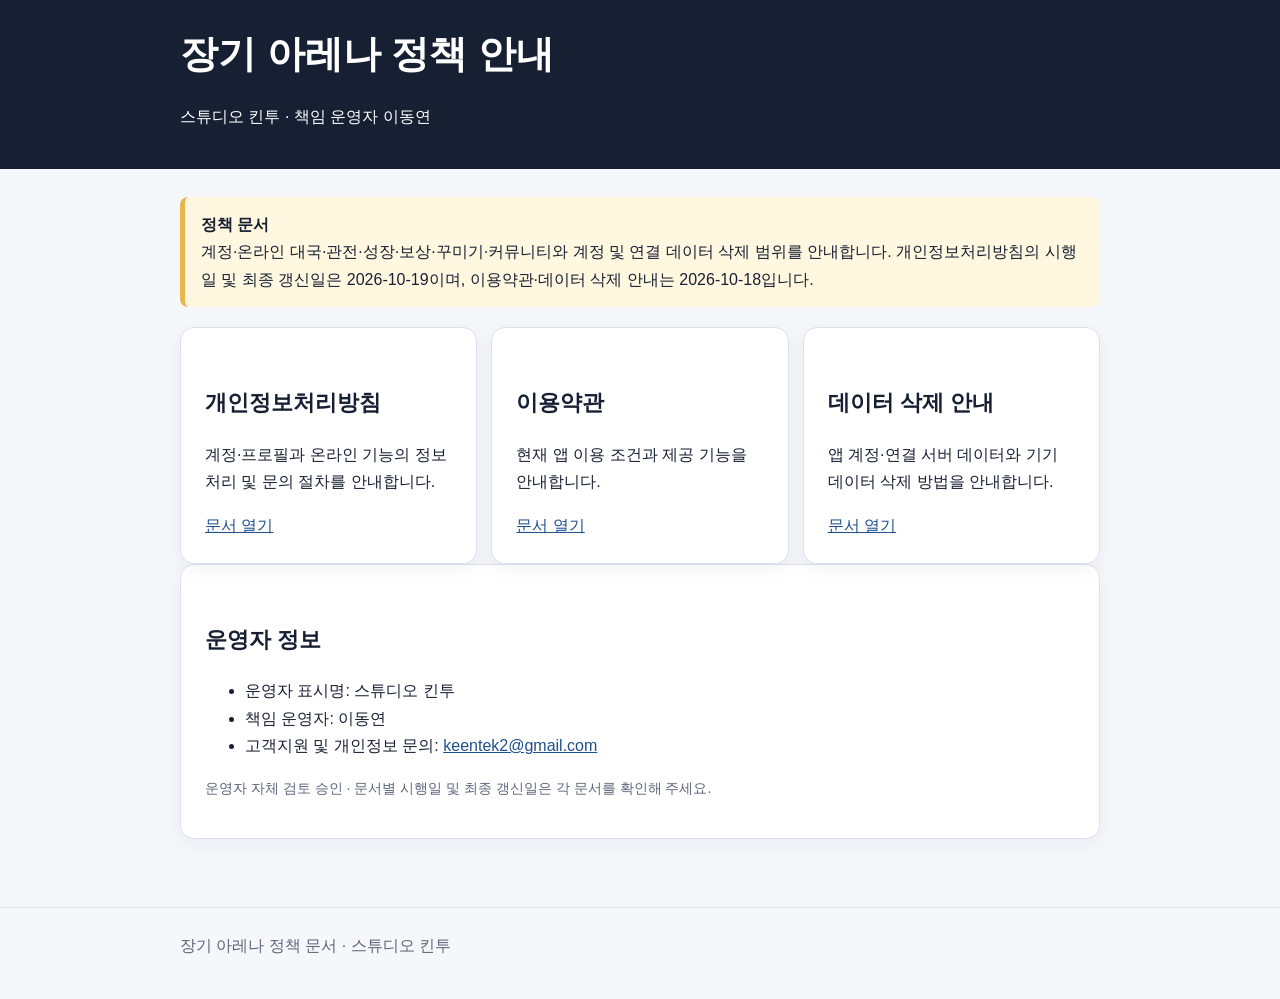
<file: index.html>
<!doctype html><html lang="ko"><head><meta charset="utf-8"><meta name="viewport" content="width=device-width,initial-scale=1"><title>장기 아레나 정책 안내</title><meta name="description" content="장기난투 계정·온라인 기능·데이터 삭제 정책 문서"><link rel="stylesheet" href="assets/style.css"></head><body><header><div class="inner"><h1>장기 아레나 정책 안내</h1><p>스튜디오 킨투 · 책임 운영자 이동연</p></div></header><main><div class="notice"><strong>정책 문서</strong><br>계정·온라인 대국·관전·성장·보상·꾸미기·커뮤니티와 계정 및 연결 데이터 삭제 범위를 안내합니다. 개인정보처리방침의 시행일 및 최종 갱신일은 2026-10-19이며, 이용약관·데이터 삭제 안내는 2026-10-18입니다.</div><section class="cards"><div class="card"><h2>개인정보처리방침</h2><p>계정·프로필과 온라인 기능의 정보 처리 및 문의 절차를 안내합니다.</p><a href="privacy-policy/">문서 열기</a></div><div class="card"><h2>이용약관</h2><p>현재 앱 이용 조건과 제공 기능을 안내합니다.</p><a href="terms/">문서 열기</a></div><div class="card"><h2>데이터 삭제 안내</h2><p>앱 계정·연결 서버 데이터와 기기 데이터 삭제 방법을 안내합니다.</p><a href="data-deletion/">문서 열기</a></div></section><article><h2>운영자 정보</h2><ul><li>운영자 표시명: 스튜디오 킨투</li><li>책임 운영자: 이동연</li><li>고객지원 및 개인정보 문의: <a href="mailto:keentek2@gmail.com">keentek2@gmail.com</a></li></ul><p class="meta">운영자 자체 검토 승인 · 문서별 시행일 및 최종 갱신일은 각 문서를 확인해 주세요.</p></article></main><footer><div class="inner">장기 아레나 정책 문서 · 스튜디오 킨투</div></footer></body></html>
</file>
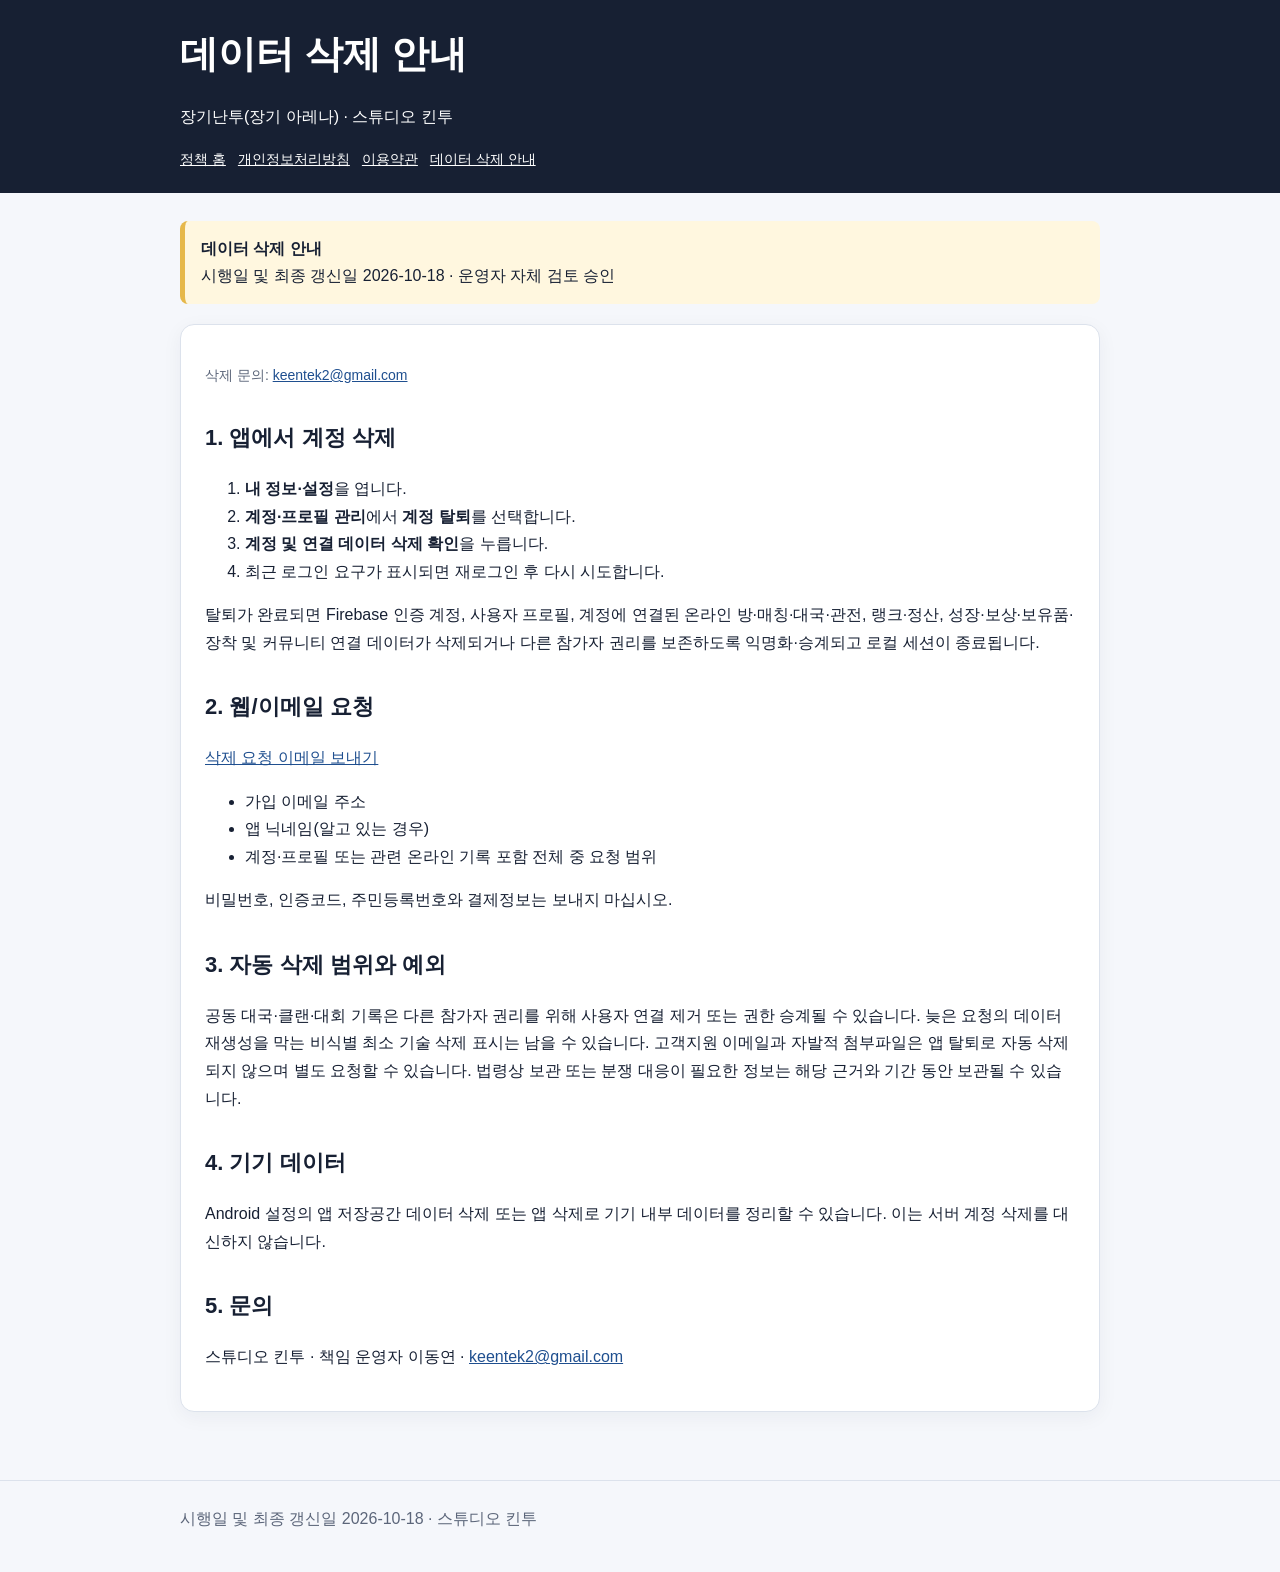
<file: data-deletion/index.html>
<!doctype html>
<html lang="ko"><head><meta charset="utf-8"><meta name="viewport" content="width=device-width,initial-scale=1"><title>데이터 삭제 안내 | 장기난투</title><meta name="description" content="장기난투 계정 및 연결 데이터 삭제 안내"><link rel="stylesheet" href="../assets/style.css"></head>
<body><header><div class="inner"><h1>데이터 삭제 안내</h1><p>장기난투(장기 아레나) · 스튜디오 킨투</p><nav aria-label="정책 페이지"><a href="../">정책 홈</a><a href="../privacy-policy/">개인정보처리방침</a><a href="../terms/">이용약관</a><a href="../data-deletion/">데이터 삭제 안내</a></nav></div></header>
<main><div class="notice"><strong>데이터 삭제 안내</strong><br>시행일 및 최종 갱신일 2026-10-18 · 운영자 자체 검토 승인</div><article><p class="meta">삭제 문의: <a href="mailto:keentek2@gmail.com">keentek2@gmail.com</a></p>
<h2>1. 앱에서 계정 삭제</h2><ol><li><strong>내 정보·설정</strong>을 엽니다.</li><li><strong>계정·프로필 관리</strong>에서 <strong>계정 탈퇴</strong>를 선택합니다.</li><li><strong>계정 및 연결 데이터 삭제 확인</strong>을 누릅니다.</li><li>최근 로그인 요구가 표시되면 재로그인 후 다시 시도합니다.</li></ol><p>탈퇴가 완료되면 Firebase 인증 계정, 사용자 프로필, 계정에 연결된 온라인 방·매칭·대국·관전, 랭크·정산, 성장·보상·보유품·장착 및 커뮤니티 연결 데이터가 삭제되거나 다른 참가자 권리를 보존하도록 익명화·승계되고 로컬 세션이 종료됩니다.</p>
<h2>2. 웹/이메일 요청</h2><p><a href="mailto:keentek2@gmail.com?subject=장기난투%20계정%20및%20데이터%20삭제%20요청">삭제 요청 이메일 보내기</a></p><ul><li>가입 이메일 주소</li><li>앱 닉네임(알고 있는 경우)</li><li>계정·프로필 또는 관련 온라인 기록 포함 전체 중 요청 범위</li></ul><p>비밀번호, 인증코드, 주민등록번호와 결제정보는 보내지 마십시오.</p>
<h2>3. 자동 삭제 범위와 예외</h2><p>공동 대국·클랜·대회 기록은 다른 참가자 권리를 위해 사용자 연결 제거 또는 권한 승계될 수 있습니다. 늦은 요청의 데이터 재생성을 막는 비식별 최소 기술 삭제 표시는 남을 수 있습니다. 고객지원 이메일과 자발적 첨부파일은 앱 탈퇴로 자동 삭제되지 않으며 별도 요청할 수 있습니다. 법령상 보관 또는 분쟁 대응이 필요한 정보는 해당 근거와 기간 동안 보관될 수 있습니다.</p>
<h2>4. 기기 데이터</h2><p>Android 설정의 앱 저장공간 데이터 삭제 또는 앱 삭제로 기기 내부 데이터를 정리할 수 있습니다. 이는 서버 계정 삭제를 대신하지 않습니다.</p>
<h2>5. 문의</h2><p>스튜디오 킨투 · 책임 운영자 이동연 · <a href="mailto:keentek2@gmail.com">keentek2@gmail.com</a></p></article></main><footer><div class="inner">시행일 및 최종 갱신일 2026-10-18 · 스튜디오 킨투</div></footer></body></html>
</file>
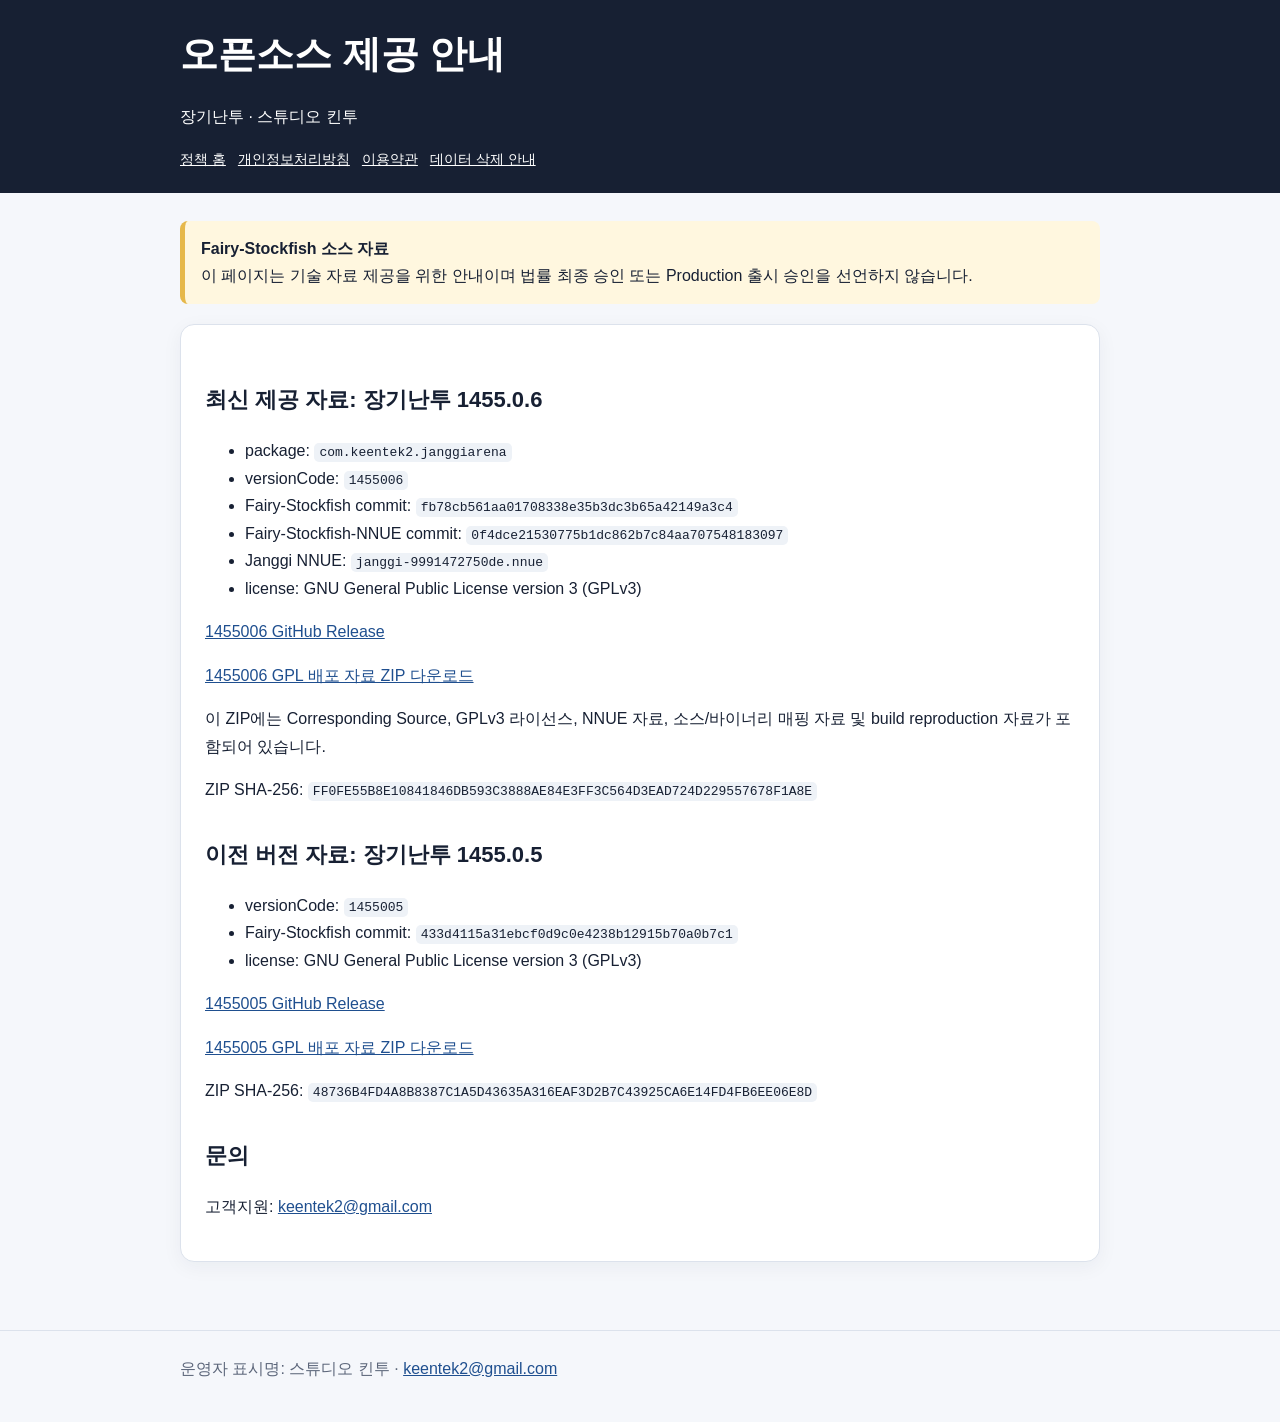
<file: open-source/index.html>
<!doctype html>
<html lang="ko">
<head>
  <meta charset="utf-8">
  <meta name="viewport" content="width=device-width,initial-scale=1">
  <title>오픈소스 제공 안내 | 장기난투</title>
  <meta name="description" content="장기난투 Fairy-Stockfish Corresponding Source 제공 안내">
  <link rel="stylesheet" href="../assets/style.css">
</head>
<body>
  <header><div class="inner">
    <h1>오픈소스 제공 안내</h1>
    <p>장기난투 · 스튜디오 킨투</p>
    <nav aria-label="정책 페이지"><a href="../">정책 홈</a><a href="../privacy-policy/">개인정보처리방침</a><a href="../terms/">이용약관</a><a href="../data-deletion/">데이터 삭제 안내</a></nav>
  </div></header>
  <main>
    <div class="notice"><strong>Fairy-Stockfish 소스 자료</strong><br>이 페이지는 기술 자료 제공을 위한 안내이며 법률 최종 승인 또는 Production 출시 승인을 선언하지 않습니다.</div>
    <article>
      <h2>최신 제공 자료: 장기난투 1455.0.6</h2>
      <ul>
        <li>package: <code>com.keentek2.janggiarena</code></li>
        <li>versionCode: <code>1455006</code></li>
        <li>Fairy-Stockfish commit: <code>fb78cb561aa01708338e35b3dc3b65a42149a3c4</code></li>
        <li>Fairy-Stockfish-NNUE commit: <code>0f4dce21530775b1dc862b7c84aa707548183097</code></li>
        <li>Janggi NNUE: <code>janggi-9991472750de.nnue</code></li>
        <li>license: GNU General Public License version 3 (GPLv3)</li>
      </ul>
      <p><a href="https://github.com/tekeen2/janggi-arena/releases/tag/janggi-arena-1455006-engine-source">1455006 GitHub Release</a></p>
      <p><a href="https://github.com/tekeen2/janggi-arena/releases/download/janggi-arena-1455006-engine-source/JANGGI_ARENA_FIX86AV_GPL_DISTRIBUTION_PACKAGE_1455006.zip">1455006 GPL 배포 자료 ZIP 다운로드</a></p>
      <p>이 ZIP에는 Corresponding Source, GPLv3 라이선스, NNUE 자료, 소스/바이너리 매핑 자료 및 build reproduction 자료가 포함되어 있습니다.</p>
      <p>ZIP SHA-256: <code>FF0FE55B8E10841846DB593C3888AE84E3FF3C564D3EAD724D229557678F1A8E</code></p>

      <h2>이전 버전 자료: 장기난투 1455.0.5</h2>
      <ul>
        <li>versionCode: <code>1455005</code></li>
        <li>Fairy-Stockfish commit: <code>433d4115a31ebcf0d9c0e4238b12915b70a0b7c1</code></li>
        <li>license: GNU General Public License version 3 (GPLv3)</li>
      </ul>
      <p><a href="https://github.com/tekeen2/janggi-arena/releases/tag/janggi-arena-1455005-engine-source">1455005 GitHub Release</a></p>
      <p><a href="https://github.com/tekeen2/janggi-arena/releases/download/janggi-arena-1455005-engine-source/JANGGI_ARENA_FIX86AP_GPL_DISTRIBUTION_PACKAGE_1455005.zip">1455005 GPL 배포 자료 ZIP 다운로드</a></p>
      <p>ZIP SHA-256: <code>48736B4FD4A8B8387C1A5D43635A316EAF3D2B7C43925CA6E14FD4FB6EE06E8D</code></p>

      <h2>문의</h2>
      <p>고객지원: <a href="mailto:keentek2@gmail.com">keentek2@gmail.com</a></p>
    </article>
  </main>
  <footer><div class="inner">운영자 표시명: 스튜디오 킨투 · <a href="mailto:keentek2@gmail.com">keentek2@gmail.com</a></div></footer>
</body>
</html>
</file>
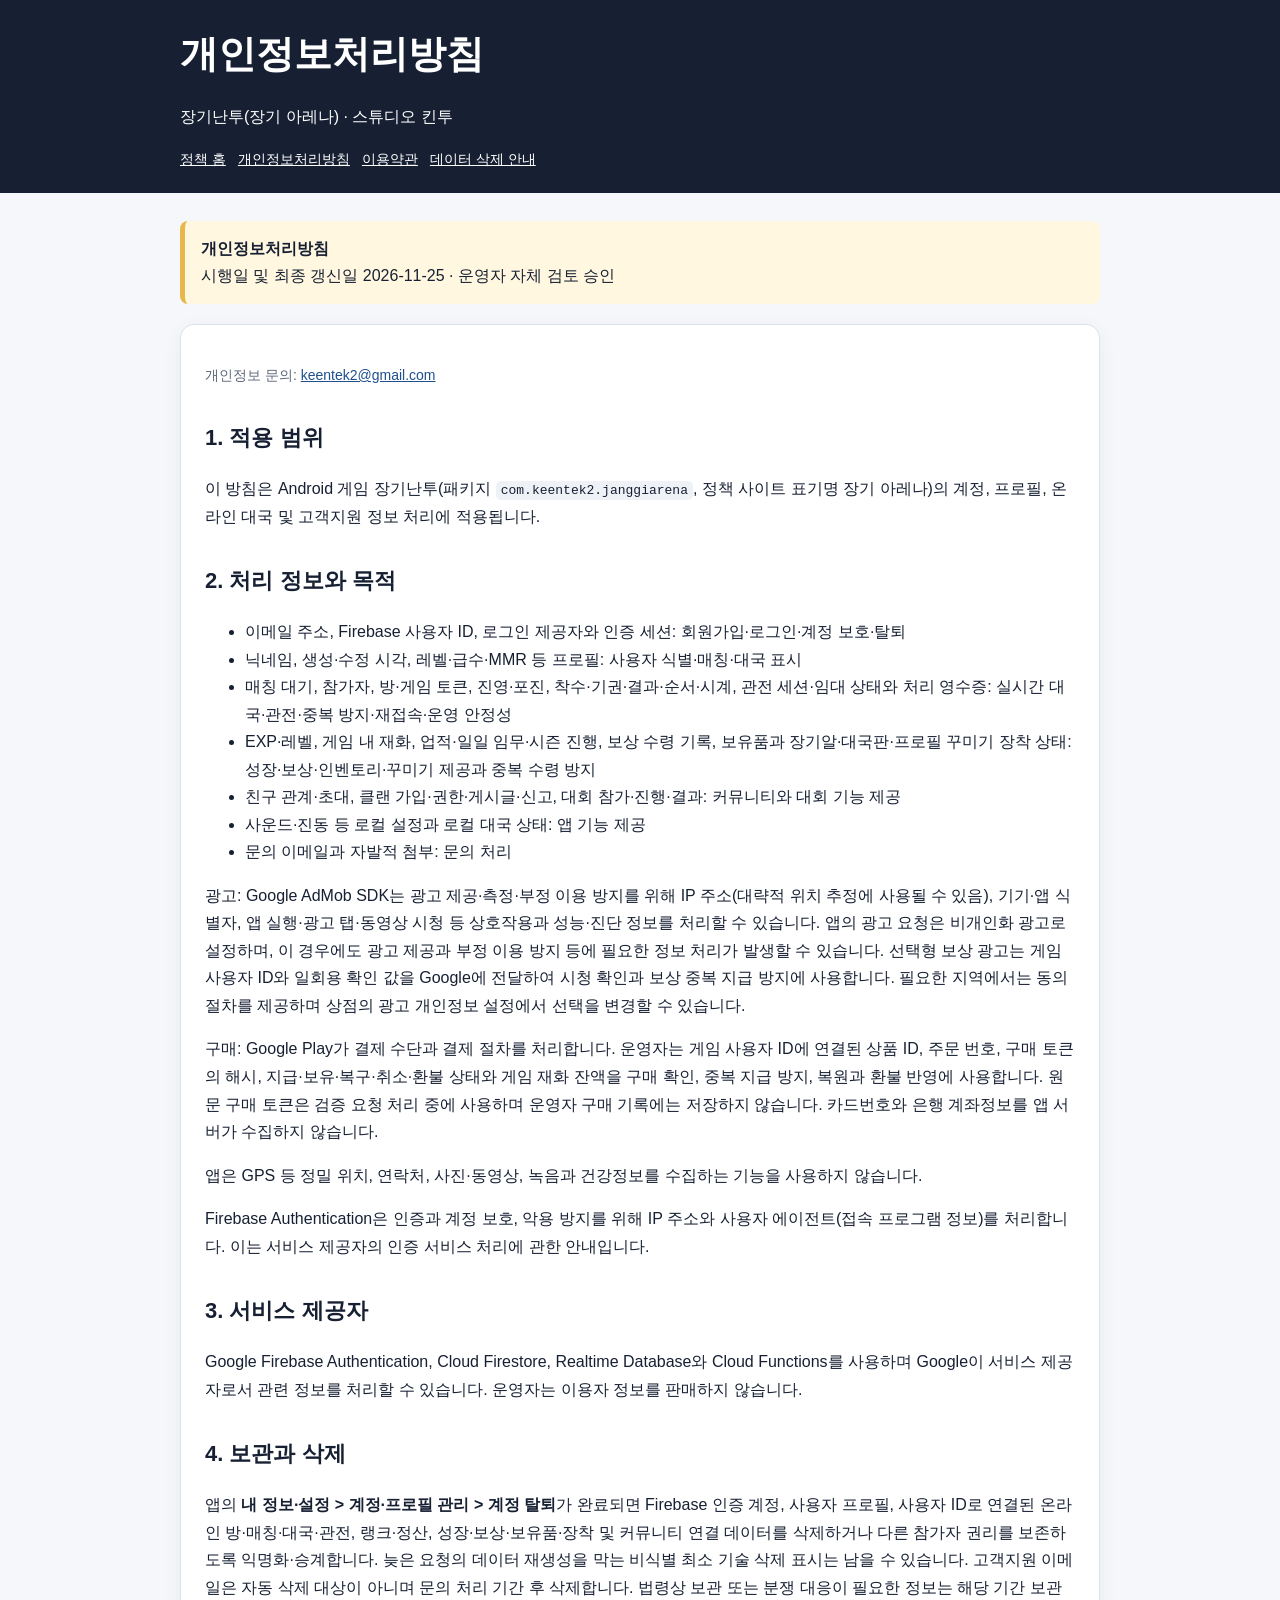
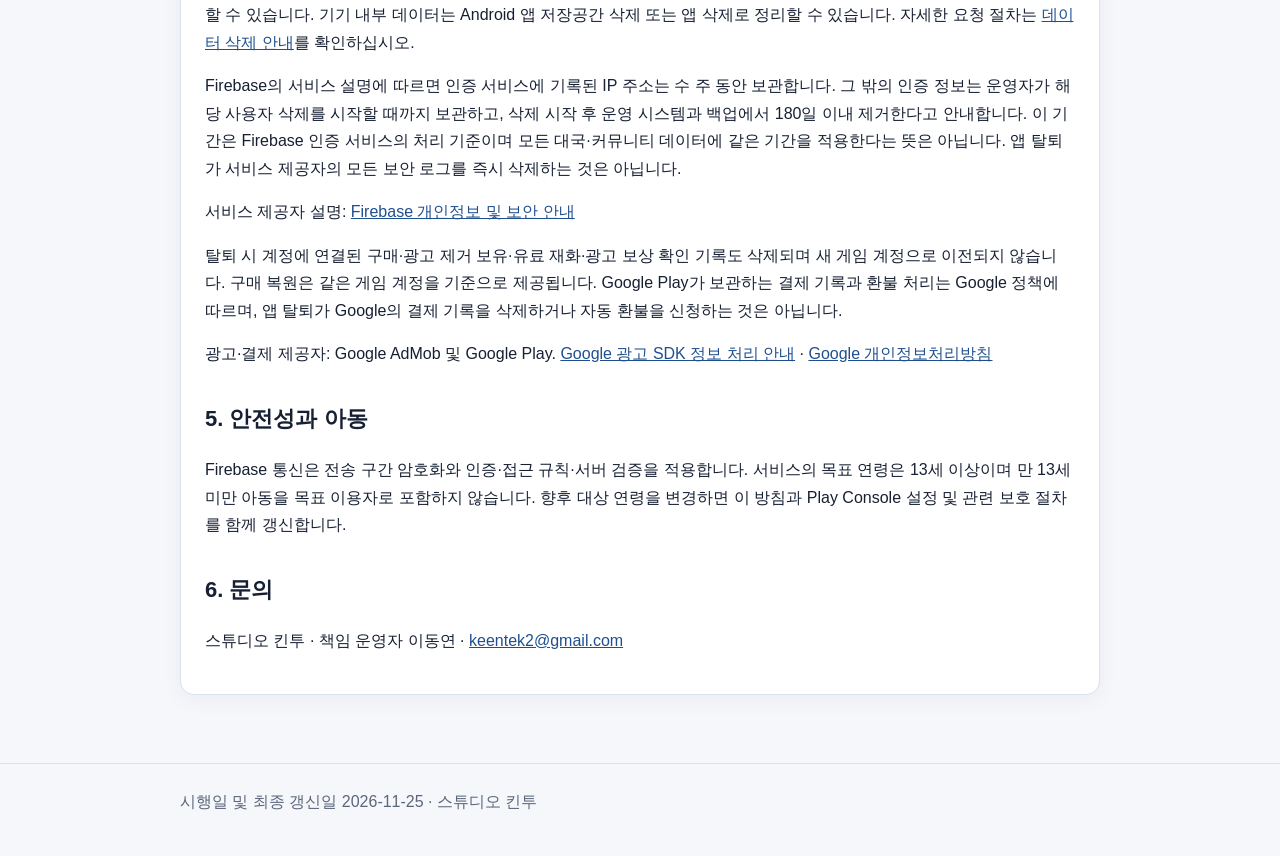
<file: privacy-policy/index.html>
<!doctype html>
<html lang="ko"><head><meta charset="utf-8"><meta name="viewport" content="width=device-width,initial-scale=1"><title>개인정보처리방침 | 장기난투</title><meta name="description" content="장기난투 개인정보처리방침"><link rel="stylesheet" href="../assets/style.css"></head>
<body><header><div class="inner"><h1>개인정보처리방침</h1><p>장기난투(장기 아레나) · 스튜디오 킨투</p><nav aria-label="정책 페이지"><a href="../">정책 홈</a><a href="../privacy-policy/">개인정보처리방침</a><a href="../terms/">이용약관</a><a href="../data-deletion/">데이터 삭제 안내</a></nav></div></header>
<main><div class="notice"><strong>개인정보처리방침</strong><br>시행일 및 최종 갱신일 2026-11-25 · 운영자 자체 검토 승인</div><article>
<p class="meta">개인정보 문의: <a href="mailto:keentek2@gmail.com">keentek2@gmail.com</a></p>
<h2>1. 적용 범위</h2><p>이 방침은 Android 게임 장기난투(패키지 <code>com.keentek2.janggiarena</code>, 정책 사이트 표기명 장기 아레나)의 계정, 프로필, 온라인 대국 및 고객지원 정보 처리에 적용됩니다.</p>
<h2>2. 처리 정보와 목적</h2><ul><li>이메일 주소, Firebase 사용자 ID, 로그인 제공자와 인증 세션: 회원가입·로그인·계정 보호·탈퇴</li><li>닉네임, 생성·수정 시각, 레벨·급수·MMR 등 프로필: 사용자 식별·매칭·대국 표시</li><li>매칭 대기, 참가자, 방·게임 토큰, 진영·포진, 착수·기권·결과·순서·시계, 관전 세션·임대 상태와 처리 영수증: 실시간 대국·관전·중복 방지·재접속·운영 안정성</li><li>EXP·레벨, 게임 내 재화, 업적·일일 임무·시즌 진행, 보상 수령 기록, 보유품과 장기알·대국판·프로필 꾸미기 장착 상태: 성장·보상·인벤토리·꾸미기 제공과 중복 수령 방지</li><li>친구 관계·초대, 클랜 가입·권한·게시글·신고, 대회 참가·진행·결과: 커뮤니티와 대회 기능 제공</li><li>사운드·진동 등 로컬 설정과 로컬 대국 상태: 앱 기능 제공</li><li>문의 이메일과 자발적 첨부: 문의 처리</li></ul><p>광고: Google AdMob SDK는 광고 제공·측정·부정 이용 방지를 위해 IP 주소(대략적 위치 추정에 사용될 수 있음), 기기·앱 식별자, 앱 실행·광고 탭·동영상 시청 등 상호작용과 성능·진단 정보를 처리할 수 있습니다. 앱의 광고 요청은 비개인화 광고로 설정하며, 이 경우에도 광고 제공과 부정 이용 방지 등에 필요한 정보 처리가 발생할 수 있습니다. 선택형 보상 광고는 게임 사용자 ID와 일회용 확인 값을 Google에 전달하여 시청 확인과 보상 중복 지급 방지에 사용합니다. 필요한 지역에서는 동의 절차를 제공하며 상점의 광고 개인정보 설정에서 선택을 변경할 수 있습니다.</p><p>구매: Google Play가 결제 수단과 결제 절차를 처리합니다. 운영자는 게임 사용자 ID에 연결된 상품 ID, 주문 번호, 구매 토큰의 해시, 지급·보유·복구·취소·환불 상태와 게임 재화 잔액을 구매 확인, 중복 지급 방지, 복원과 환불 반영에 사용합니다. 원문 구매 토큰은 검증 요청 처리 중에 사용하며 운영자 구매 기록에는 저장하지 않습니다. 카드번호와 은행 계좌정보를 앱 서버가 수집하지 않습니다.</p><p>앱은 GPS 등 정밀 위치, 연락처, 사진·동영상, 녹음과 건강정보를 수집하는 기능을 사용하지 않습니다.</p>
<p>Firebase Authentication은 인증과 계정 보호, 악용 방지를 위해 IP 주소와 사용자 에이전트(접속 프로그램 정보)를 처리합니다. 이는 서비스 제공자의 인증 서비스 처리에 관한 안내입니다.</p>
<h2>3. 서비스 제공자</h2><p>Google Firebase Authentication, Cloud Firestore, Realtime Database와 Cloud Functions를 사용하며 Google이 서비스 제공자로서 관련 정보를 처리할 수 있습니다. 운영자는 이용자 정보를 판매하지 않습니다.</p>
<h2>4. 보관과 삭제</h2><p>앱의 <strong>내 정보·설정 &gt; 계정·프로필 관리 &gt; 계정 탈퇴</strong>가 완료되면 Firebase 인증 계정, 사용자 프로필, 사용자 ID로 연결된 온라인 방·매칭·대국·관전, 랭크·정산, 성장·보상·보유품·장착 및 커뮤니티 연결 데이터를 삭제하거나 다른 참가자 권리를 보존하도록 익명화·승계합니다. 늦은 요청의 데이터 재생성을 막는 비식별 최소 기술 삭제 표시는 남을 수 있습니다. 고객지원 이메일은 자동 삭제 대상이 아니며 문의 처리 기간 후 삭제합니다. 법령상 보관 또는 분쟁 대응이 필요한 정보는 해당 기간 보관할 수 있습니다. 기기 내부 데이터는 Android 앱 저장공간 삭제 또는 앱 삭제로 정리할 수 있습니다. 자세한 요청 절차는 <a href="../data-deletion/">데이터 삭제 안내</a>를 확인하십시오.</p>
<p>Firebase의 서비스 설명에 따르면 인증 서비스에 기록된 IP 주소는 수 주 동안 보관합니다. 그 밖의 인증 정보는 운영자가 해당 사용자 삭제를 시작할 때까지 보관하고, 삭제 시작 후 운영 시스템과 백업에서 180일 이내 제거한다고 안내합니다. 이 기간은 Firebase 인증 서비스의 처리 기준이며 모든 대국·커뮤니티 데이터에 같은 기간을 적용한다는 뜻은 아닙니다. 앱 탈퇴가 서비스 제공자의 모든 보안 로그를 즉시 삭제하는 것은 아닙니다.</p><p>서비스 제공자 설명: <a href="https://firebase.google.com/support/privacy">Firebase 개인정보 및 보안 안내</a></p>
<p>탈퇴 시 계정에 연결된 구매·광고 제거 보유·유료 재화·광고 보상 확인 기록도 삭제되며 새 게임 계정으로 이전되지 않습니다. 구매 복원은 같은 게임 계정을 기준으로 제공됩니다. Google Play가 보관하는 결제 기록과 환불 처리는 Google 정책에 따르며, 앱 탈퇴가 Google의 결제 기록을 삭제하거나 자동 환불을 신청하는 것은 아닙니다.</p><p>광고·결제 제공자: Google AdMob 및 Google Play. <a href="https://developers.google.com/admob/android/privacy/play-data-disclosure">Google 광고 SDK 정보 처리 안내</a> · <a href="https://policies.google.com/privacy">Google 개인정보처리방침</a></p><h2>5. 안전성과 아동</h2><p>Firebase 통신은 전송 구간 암호화와 인증·접근 규칙·서버 검증을 적용합니다. 서비스의 목표 연령은 13세 이상이며 만 13세 미만 아동을 목표 이용자로 포함하지 않습니다. 향후 대상 연령을 변경하면 이 방침과 Play Console 설정 및 관련 보호 절차를 함께 갱신합니다.</p>
<h2>6. 문의</h2><p>스튜디오 킨투 · 책임 운영자 이동연 · <a href="mailto:keentek2@gmail.com">keentek2@gmail.com</a></p>
</article></main><footer><div class="inner">시행일 및 최종 갱신일 2026-11-25 · 스튜디오 킨투</div></footer></body></html>
</file>
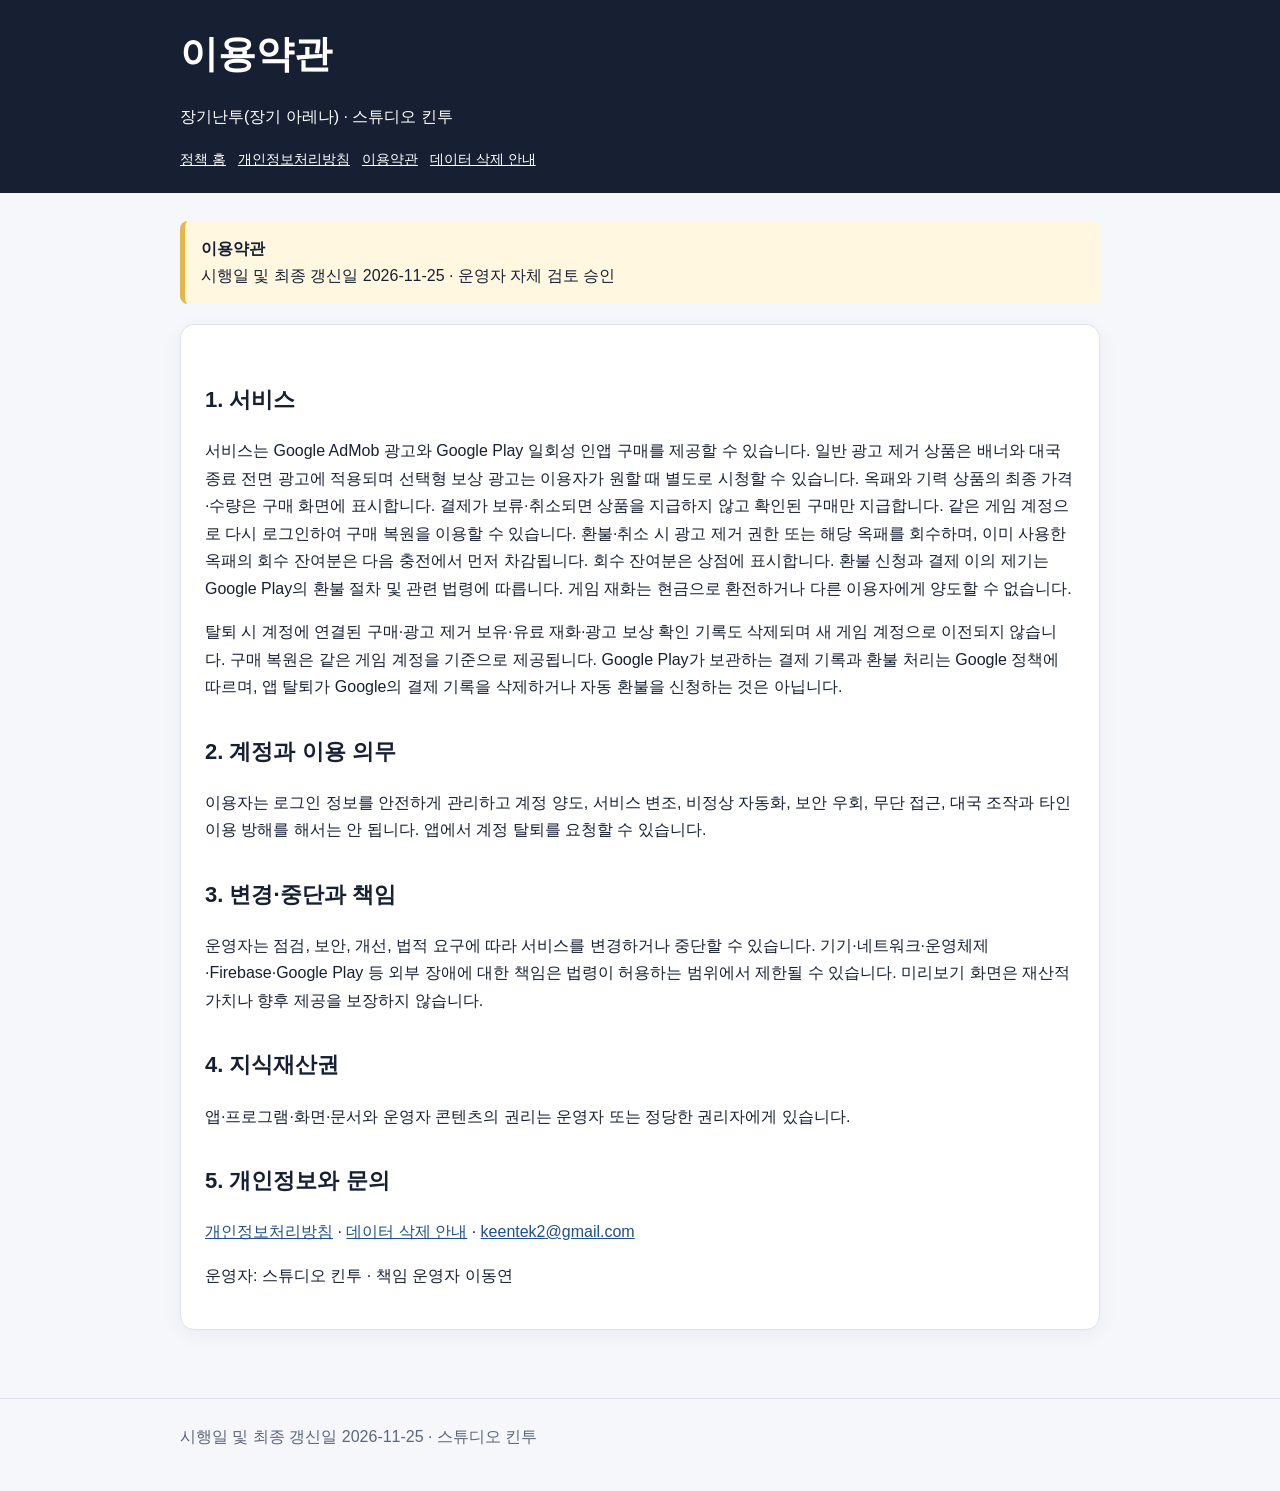
<file: terms/index.html>
<!doctype html>
<html lang="ko"><head><meta charset="utf-8"><meta name="viewport" content="width=device-width,initial-scale=1"><title>이용약관 | 장기난투</title><meta name="description" content="장기난투 이용약관"><link rel="stylesheet" href="../assets/style.css"></head>
<body><header><div class="inner"><h1>이용약관</h1><p>장기난투(장기 아레나) · 스튜디오 킨투</p><nav aria-label="정책 페이지"><a href="../">정책 홈</a><a href="../privacy-policy/">개인정보처리방침</a><a href="../terms/">이용약관</a><a href="../data-deletion/">데이터 삭제 안내</a></nav></div></header>
<main><div class="notice"><strong>이용약관</strong><br>시행일 및 최종 갱신일 2026-11-25 · 운영자 자체 검토 승인</div><article>
<h2>1. 서비스</h2><p>서비스는 Google AdMob 광고와 Google Play 일회성 인앱 구매를 제공할 수 있습니다. 일반 광고 제거 상품은 배너와 대국 종료 전면 광고에 적용되며 선택형 보상 광고는 이용자가 원할 때 별도로 시청할 수 있습니다. 옥패와 기력 상품의 최종 가격·수량은 구매 화면에 표시합니다. 결제가 보류·취소되면 상품을 지급하지 않고 확인된 구매만 지급합니다. 같은 게임 계정으로 다시 로그인하여 구매 복원을 이용할 수 있습니다. 환불·취소 시 광고 제거 권한 또는 해당 옥패를 회수하며, 이미 사용한 옥패의 회수 잔여분은 다음 충전에서 먼저 차감됩니다. 회수 잔여분은 상점에 표시합니다. 환불 신청과 결제 이의 제기는 Google Play의 환불 절차 및 관련 법령에 따릅니다. 게임 재화는 현금으로 환전하거나 다른 이용자에게 양도할 수 없습니다.</p><p>탈퇴 시 계정에 연결된 구매·광고 제거 보유·유료 재화·광고 보상 확인 기록도 삭제되며 새 게임 계정으로 이전되지 않습니다. 구매 복원은 같은 게임 계정을 기준으로 제공됩니다. Google Play가 보관하는 결제 기록과 환불 처리는 Google 정책에 따르며, 앱 탈퇴가 Google의 결제 기록을 삭제하거나 자동 환불을 신청하는 것은 아닙니다.</p>
<h2>2. 계정과 이용 의무</h2><p>이용자는 로그인 정보를 안전하게 관리하고 계정 양도, 서비스 변조, 비정상 자동화, 보안 우회, 무단 접근, 대국 조작과 타인 이용 방해를 해서는 안 됩니다. 앱에서 계정 탈퇴를 요청할 수 있습니다.</p>
<h2>3. 변경·중단과 책임</h2><p>운영자는 점검, 보안, 개선, 법적 요구에 따라 서비스를 변경하거나 중단할 수 있습니다. 기기·네트워크·운영체제·Firebase·Google Play 등 외부 장애에 대한 책임은 법령이 허용하는 범위에서 제한될 수 있습니다. 미리보기 화면은 재산적 가치나 향후 제공을 보장하지 않습니다.</p>
<h2>4. 지식재산권</h2><p>앱·프로그램·화면·문서와 운영자 콘텐츠의 권리는 운영자 또는 정당한 권리자에게 있습니다.</p>
<h2>5. 개인정보와 문의</h2><p><a href="../privacy-policy/">개인정보처리방침</a> · <a href="../data-deletion/">데이터 삭제 안내</a> · <a href="mailto:keentek2@gmail.com">keentek2@gmail.com</a></p><p>운영자: 스튜디오 킨투 · 책임 운영자 이동연</p>
</article></main><footer><div class="inner">시행일 및 최종 갱신일 2026-11-25 · 스튜디오 킨투</div></footer></body></html>
</file>
<file: assets/style.css>
﻿:root{color-scheme:light;--bg:#f5f7fb;--card:#fff;--text:#172033;--muted:#5c667a;--line:#dce2ec;--accent:#1f4f8f;--notice-bg:#fff7df;--notice-border:#e6b84a}*{box-sizing:border-box}body{margin:0;background:var(--bg);color:var(--text);font-family:-apple-system,BlinkMacSystemFont,"Segoe UI","Noto Sans KR",sans-serif;line-height:1.72}header{background:#172033;color:#fff;padding:22px 18px}header .inner,main,footer .inner{width:min(920px,calc(100% - 32px));margin:0 auto}header a{color:#fff;text-decoration:none}nav{margin-top:10px;display:flex;flex-wrap:wrap;gap:12px}nav a{font-size:14px;text-decoration:underline}main{padding:28px 0 50px}article,.card{background:var(--card);border:1px solid var(--line);border-radius:14px;padding:24px;margin-bottom:18px;box-shadow:0 5px 20px rgba(23,32,51,.05)}.notice{border-left:5px solid var(--notice-border);background:var(--notice-bg);padding:14px 16px;border-radius:8px;margin:0 0 20px}h1{margin:0;font-size:clamp(26px,5vw,38px)}h2{margin-top:32px;font-size:22px}h3{margin-top:24px;font-size:18px}a{color:var(--accent)}code{background:#eef2f7;border-radius:5px;padding:2px 5px;word-break:break-word}.cards{display:grid;grid-template-columns:repeat(auto-fit,minmax(220px,1fr));gap:14px}.cards .card{margin:0}.meta{color:var(--muted);font-size:14px}footer{border-top:1px solid var(--line);color:var(--muted);padding:24px 0 40px}@media(max-width:600px){article,.card{padding:18px;border-radius:10px}header{padding:18px 10px}}
</file>
